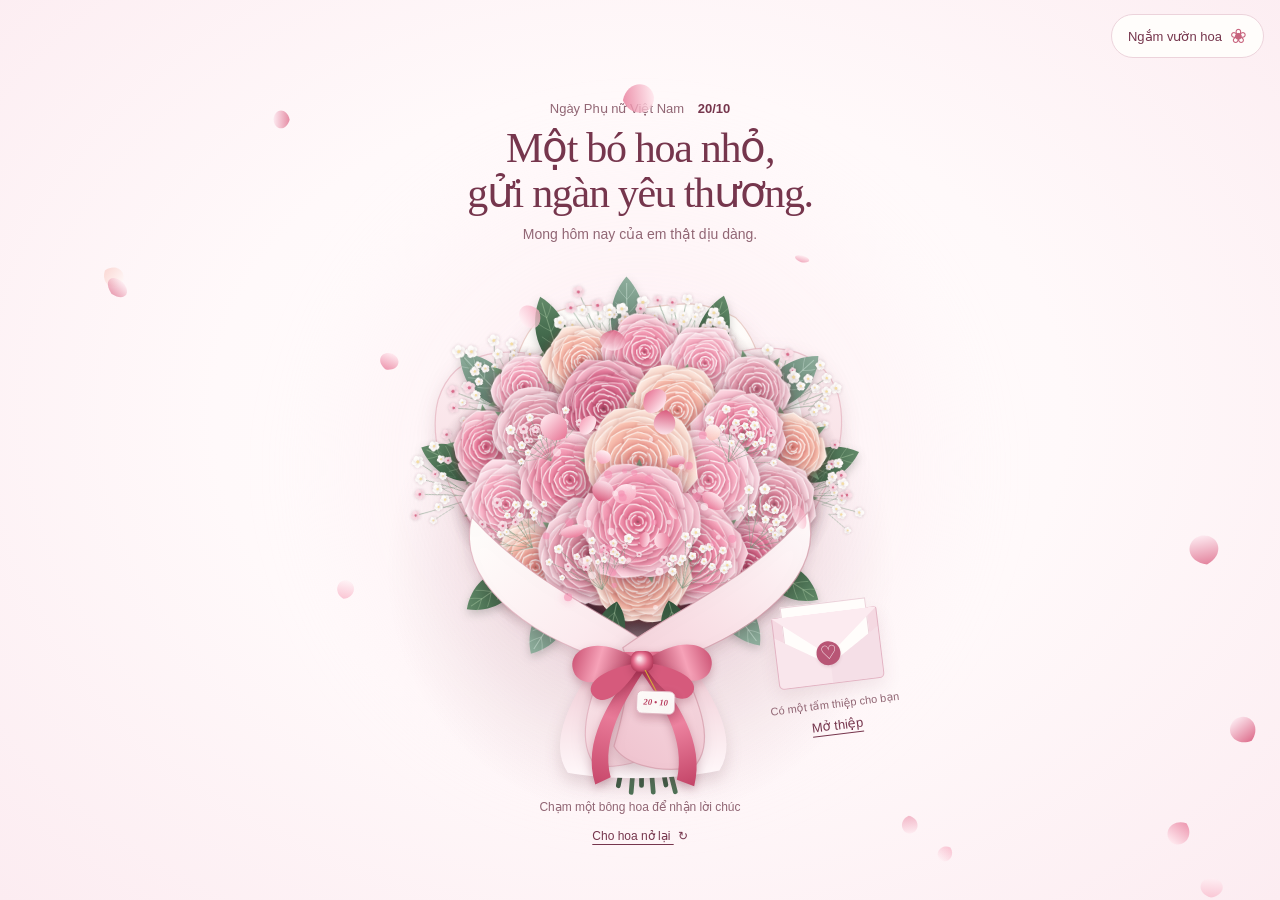
<file: index.html>
<!DOCTYPE html>
<html lang="vi">
<head>
  <meta charset="UTF-8">
  <meta name="viewport" content="width=device-width, initial-scale=1.0">
  <meta name="theme-color" content="#fff8fa">
  <meta name="description" content="Một bó hoa và tấm thiệp nhỏ, gửi những lời chúc dịu dàng nhân ngày Phụ nữ Việt Nam 20/10.">
  <title>Một bó hoa dành tặng bạn · 20/10</title>
  <link rel="stylesheet" href="./style.css">
  <script src="./script.js" defer></script>
  <script src="./card.js" defer></script>
  <script src="./album.js" defer></script>
</head>
<body>
  <main>
    <a class="garden-link" href="./garden.html">Ngắm vườn hoa <span aria-hidden="true">❀</span></a>
    <canvas id="ambientPetalsCanvas" aria-hidden="true"></canvas>
    <header class="greeting">
      <p class="occasion">Ngày Phụ nữ Việt Nam <span>20/10</span></p>
      <h1>Một bó hoa nhỏ,<br>gửi ngàn yêu thương.</h1>
      <p class="greeting-caption">Mong hôm nay của em thật dịu dàng.</p>
    </header>

    <div class="gift-layout">
      <section class="scene-column" aria-label="Hoa và những lời chúc 20/10">


        <div class="gift-visuals">
          <div class="bouquet-composition">
            <div id="bouquetStageWrapper" role="button" tabindex="0"
              aria-label="Bó hoa hồng. Nhấn Enter để nhận lời chúc; dùng phím mũi tên để chọn bông hoa."
              aria-describedby="bouquetHint">
              <canvas id="bouquetCanvas" aria-hidden="true"></canvas>
            </div>
            <button class="envelope-button" id="openCard" type="button" aria-haspopup="dialog" aria-controls="greetingCard" aria-expanded="false" hidden>
              <span class="envelope" aria-hidden="true"><span class="envelope-letter">Gửi bạn</span><span class="envelope-seal">♡</span></span>
              <span class="envelope-caption">Có một tấm thiệp cho bạn</span>
              <span class="envelope-action">Mở thiệp</span>
            </button>
          </div>

        </div>

        <footer class="scene-footer">
          <p id="bouquetHint" class="bouquet-hint">Chạm một bông hoa để nhận lời chúc</p>
          <p id="roseWish" class="rose-wish" role="status" aria-live="polite" aria-atomic="true"></p>
          <button class="text-button" id="replayBloom" type="button">Cho hoa nở lại <span aria-hidden="true">↻</span></button>
        </footer>
      </section>

      <dialog id="greetingCard" class="card-dialog" aria-labelledby="cardTitle">
        <div class="letter-paper">
          <button class="close-button" id="closeCard" type="button" aria-label="Đóng thiệp">×</button>
          <div id="cardReading">
            <div class="letter-date" aria-label="Ngày 20 tháng 10"><span>20</span><span class="date-stem" aria-hidden="true"></span><span>10</span></div>
            <p class="letter-recipient">Gửi <span id="cardRecipient">bạn</span>,</p>
            <h2 id="cardTitle">Chúc em một ngày<br>thật nhiều yêu thương.</h2>
            <div class="letter-flower" aria-hidden="true">❀</div>
            <p id="cardMessage" class="letter-message"></p>
            <div class="letter-signoff"><p>Với thật nhiều thương mến,</p><p id="cardSender" class="letter-signature"></p></div>
            <div class="letter-fold" aria-hidden="true"></div>
            <div class="letter-actions"><button id="viewAlbum" class="text-button" type="button" aria-controls="memoryAlbum">Xem album kỷ niệm <span aria-hidden="true">♡</span></button><button id="editCard" class="text-button" type="button">Viết lời chúc riêng <span aria-hidden="true">✎</span></button></div>
          </div>
          <form id="cardEditor" hidden>
            <p class="editor-intro">Một tấm thiệp mang lời của bạn.</p>
            <h2 id="editorTitle" class="editor-title">Viết chút yêu thương</h2>
            <label for="recipientInput">Gửi đến</label>
            <input id="recipientInput" name="recipient" maxlength="60" required autocomplete="off">
            <label for="messageInput">Lời chúc 20/10</label>
            <textarea id="messageInput" name="message" rows="7" maxlength="1500" required></textarea>
            <label for="senderInput">Người gửi</label>
            <input id="senderInput" name="sender" maxlength="60" required autocomplete="off">
            <p class="editor-hint">Lời chúc được lưu trên trình duyệt này.</p>
            <div class="editor-actions"><button class="primary-button" type="submit">Lưu lời chúc</button><button class="text-button" id="cancelEdit" type="button">Hủy</button></div>
          </form>
          <p id="cardStatus" class="card-status" role="status" aria-live="polite"></p>
        </div>
      </dialog>
    </div>
    <section id="memoryAlbum" class="memory-album" aria-labelledby="albumTitle" hidden>
      <header class="album-heading">
        <p class="album-note">Một chút kỷ niệm, dành riêng cho em</p>
        <h2 id="albumTitle">Những khoảnh khắc thương yêu em</h2>
        <button id="toggleAlbum" class="text-button" type="button" aria-expanded="false" aria-controls="albumPhotos">Xòe album <span aria-hidden="true">♡</span></button>
        <button id="editAlbum" class="text-button" type="button" aria-expanded="false" aria-controls="albumPhotos">Thay ảnh <span aria-hidden="true">✎</span></button>
      </header>
      <p id="albumEditHint" class="album-edit-hint" hidden>Chọn ảnh từ thiết bị của bạn, tối đa 20 MB mỗi ảnh. Ảnh được lưu trên trình duyệt này, không tự gửi sang thiết bị khác.</p>
      <p id="albumStatus" class="album-status" role="status" aria-live="polite" aria-atomic="true"></p>
      <div id="albumPhotos" class="album-photos">
        <figure class="portrait-card album-card">
          <div class="portrait-photo"><img src="./assets/photo-1.jpg" alt="Ảnh kỷ niệm thứ nhất của người nhận thiệp" width="768" height="1024" decoding="async"></div>
          <figcaption><span class="portrait-dedication">Một nụ cười rất thương.</span><span class="portrait-date">Những ngày thật vui</span></figcaption>
          <div class="photo-actions" hidden>
            <button class="text-button change-photo" type="button" aria-label="Đổi ảnh thứ nhất">Đổi ảnh</button>
            <input class="photo-input" type="file" accept="image/*">
            <button class="text-button reset-photo" type="button" aria-label="Khôi phục ảnh thứ nhất" disabled>Ảnh ban đầu</button>
          </div>
        </figure>
        <figure class="portrait-card album-card">
          <div class="portrait-photo"><img src="./assets/photo-2.jpg" alt="Ảnh kỷ niệm thứ hai của người nhận thiệp" width="768" height="1024" decoding="async" loading="lazy"></div>
          <figcaption><span class="portrait-dedication">Bình yên từ điều nhỏ.</span><span class="portrait-date">Một khoảnh khắc dịu dàng</span></figcaption>
          <div class="photo-actions" hidden>
            <button class="text-button change-photo" type="button" aria-label="Đổi ảnh thứ hai">Đổi ảnh</button>
            <input class="photo-input" type="file" accept="image/*">
            <button class="text-button reset-photo" type="button" aria-label="Khôi phục ảnh thứ hai" disabled>Ảnh ban đầu</button>
          </div>
        </figure>
        <figure class="portrait-card album-card">
          <div class="portrait-photo"><img src="./assets/photo-3.jpg" alt="Ảnh kỷ niệm thứ ba của người nhận thiệp" width="768" height="1024" decoding="async" loading="lazy"></div>
          <figcaption><span class="portrait-dedication">Mong bạn luôn rạng rỡ.</span><span class="portrait-date">Hôm nay và cả mai sau</span></figcaption>
          <div class="photo-actions" hidden>
            <button class="text-button change-photo" type="button" aria-label="Đổi ảnh thứ ba">Đổi ảnh</button>
            <input class="photo-input" type="file" accept="image/*">
            <button class="text-button reset-photo" type="button" aria-label="Khôi phục ảnh thứ ba" disabled>Ảnh ban đầu</button>
          </div>
        </figure>
      </div>
      <p class="album-footnote">Có những điều nhỏ, nhớ lại vẫn thấy vui.</p>
    </section>
    <noscript><p class="noscript-message">Bật JavaScript để ngắm hoa nở và mở thiệp 20/10 nhé.</p></noscript>
  </main>
</body>
</html>
</file>
<file: style.css>
:root {
  --paper: #fffdfb;
  --blush: #fff8fa;
  --rose: #c7637d;
  --ink: #76364d;
  --muted: #916674;
  --line: #ecd3db;
  --bouquet-size: clamp(210px, calc(100dvh - 300px), 560px);
  color: var(--ink);
  font-family: "Segoe UI", Arial, sans-serif;
  font-synthesis: none;
}
* { box-sizing: border-box; }
[hidden] { display: none !important; }
html, body { margin: 0; min-width: 320px; min-height: 100%; }
body {
  background: radial-gradient(ellipse at 50% 46%, #fffdfd 0%, #fff9fa 47%, #fcecf1 100%);
  -webkit-tap-highlight-color: transparent;
}
button, input, textarea { font: inherit; }
button { color: inherit; cursor: pointer; touch-action: manipulation; }
button:focus-visible, a:focus-visible, [tabindex]:focus-visible, input:focus-visible, textarea:focus-visible {
  outline: 2px solid var(--ink); outline-offset: 5px;
}
main {
  min-height: 100vh; min-height: 100dvh;
  display: grid; align-content: center;
  position: relative; isolation: isolate;
  padding: max(72px, calc(env(safe-area-inset-top) + 64px)) clamp(16px, 3vw, 48px) max(16px, env(safe-area-inset-bottom));
}
.garden-link {
  position: absolute; top: max(14px, env(safe-area-inset-top));
  right: max(16px, env(safe-area-inset-right)); z-index: 4;
  display: inline-flex; align-items: center; gap: 8px;
  min-height: 44px; padding: 10px 16px; border: 1px solid var(--line); border-radius: 24px;
  background: var(--paper); color: var(--ink); font-size: 13px; text-decoration: none;
}
.garden-link:hover { background: #fae7ef; }
.garden-link span { color: var(--rose); font-size: 20px; line-height: 1; }
.gift-layout {
  width: min(100%, 1040px); margin-inline: auto;
  display: grid; grid-template-columns: minmax(0, 1fr); align-items: start;
  gap: 32px clamp(28px, 4vw, 60px);
}
.scene-column { min-width: 0; display: flex; flex-direction: column; align-items: center; }
.gift-visuals {
  width: 100%; margin: 4px auto 0; display: grid; place-items: center;
}
.portrait-card {
  position: relative; min-width: 0; width: 100%; max-width: 275px;
  justify-self: center; margin: 0; padding: 10px 10px 0;
  background: var(--paper); border: 1px solid #ecd3db99;
  box-shadow: 0 14px 40px #76364d10, 0 2px 7px #76364d08;
  transform-origin: top left;
}
.portrait-photo { overflow: hidden; aspect-ratio: 3 / 4; background: #f3e4e5; }
.portrait-photo img { display: block; width: 100%; height: 100%; object-fit: cover; object-position: center; }
.portrait-card figcaption { padding: 19px 6px 20px; text-align: center; }
.portrait-dedication { display: block; font: italic clamp(16px, 1.6vw, 21px)/1.45 "Palatino Linotype", Georgia, serif; text-wrap: pretty; }
.portrait-date { display: block; color: var(--muted); margin-top: 11px; font-size: 10px; line-height: 1.6; }
main::before {
  content: ''; position: absolute; left: 50%; top: 52%; z-index: -1;
  width: min(90vw, 700px); aspect-ratio: 1;
  transform: translate(-50%, -50%); border-radius: 50%;
  background: radial-gradient(circle, rgba(252, 210, 223, .45), rgba(254, 235, 242, .16) 57%, transparent 73%);
  filter: blur(26px); pointer-events: none;
}
.greeting { width: fit-content; max-width: 100%; margin: 0 auto 8px; transform-origin: top left; position: relative; z-index: 1; text-align: center; }
.occasion { margin: 0 0 10px; font-size: 13px; color: var(--muted); }
.occasion span { margin-left: 10px; color: var(--ink); font-weight: 600; }
h1, h2, .letter-recipient { font-family: "Palatino Linotype", "Book Antiqua", Palatino, Georgia, serif; font-weight: 400; }
h1 { margin: 0; font-size: clamp(28px, 3.4vw, 42px); line-height: 1.08; letter-spacing: -1.3px; }
.greeting-caption { font-size: 14px; color: var(--muted); margin: 10px 0 0; }
.bouquet-composition {
  position: relative; min-width: 0; margin: -12px auto -8px;
  width: min(100%, var(--bouquet-size));
  transform-origin: top left;
}
#bouquetStageWrapper {
  position: relative; width: 100%; aspect-ratio: 1; border-radius: 45%;
  cursor: pointer; touch-action: manipulation;
  animation: bouquet-entrance 1.15s cubic-bezier(.16, 1, .3, 1) both;
}
#bouquetCanvas { width: 100%; height: 100%; display: block; }
.envelope-button {
  position: absolute; right: 8px; top: 66%; width: clamp(126px, 29%, 164px);
  padding: 0; border: 0; background: transparent; text-align: center;
  transform: rotate(-7deg); animation: envelope-arrival .8s cubic-bezier(.2,.8,.2,1) both;
}
.envelope {
  position: relative; display: block; width: 106px; height: 72px; margin: 0 auto 12px;
  background: #f5d9e2; border: 1px solid #e3b5c4; border-radius: 2px 2px 5px 5px;
  box-shadow: 0 8px 18px #76364d18;
}
.envelope::before {
  content: ''; position: absolute; inset: 0; z-index: 2;
  background: linear-gradient(32deg, #f9e6ec 49%, transparent 50%) left / 51% 100% no-repeat,
              linear-gradient(-32deg, #f5dfe7 49%, transparent 50%) right / 51% 100% no-repeat;
  border-radius: inherit;
}
.envelope::after {
  content: ''; position: absolute; inset: -1px -1px 0; z-index: 3;
  background: #fcebf0; clip-path: polygon(0 0, 100% 0, 50% 61%);
  transform-origin: top; transition: transform .4s ease;
}
.envelope-letter {
  position: absolute; inset: -11px 9px 9px; padding: 12px 0 0;
  background: var(--paper); border: 1px solid var(--line);
  font-family: Georgia, serif; font-style: italic; font-size: 13px;
  transition: transform .4s ease;
}
.envelope-seal {
  position: absolute; left: calc(50% - 12px); top: 28px; z-index: 4;
  width: 24px; height: 24px; border-radius: 50%; background: #b85575;
  color: #fff6f8; font: 19px/24px Georgia, serif; box-shadow: 0 2px 3px #76364d22;
}
.envelope-caption, .envelope-action { display: block; font-size: 11px; line-height: 1.5; }
.envelope-caption { color: var(--muted); }
.envelope-action { font-size: 13px; text-decoration: underline; text-underline-offset: 4px; margin-top: 3px; }
@media (hover: hover) {
  .envelope-button:hover .envelope-letter { transform: translateY(-7px); }
  .envelope-button:hover .envelope::after { transform: rotateX(35deg); }
}
.scene-footer { transform-origin: top left; width: min(100%, 540px); margin-top: 6px; text-align: center; position: relative; z-index: 1; }
.bouquet-hint { font-size: 12px; color: var(--muted); margin: 0; }
.rose-wish { font: italic 17px/1.6 Georgia, serif; margin: 6px auto 2px; max-width: 440px; min-height: 54px; text-wrap: pretty; }
.rose-wish:empty { min-height: 0; margin: 0; }
.rose-wish.is-new { animation: wish-arrival .4s ease both; }
.text-button { border: 0; background: transparent; padding: 12px 8px; font-size: 12px; text-decoration: underline; text-underline-offset: 4px; }
.text-button span { display: inline-block; margin-left: 4px; text-decoration: none; }
#replayBloom { margin-top: 3px; }
#ambientPetalsCanvas { position: fixed; inset: 0; width: 100%; height: 100%; display: block; pointer-events: none; z-index: 2; }
.card-dialog {
  position: relative; z-index: 3; inset: auto; justify-self: center; align-self: start;
  width: min(100%, 620px); min-width: 0; max-width: none; max-height: none; margin: 0;
  padding: 0; border: 0; border-radius: 5px; color: var(--ink);
  background: var(--paper); box-shadow: 0 20px 70px #76364d14, 0 2px 8px #76364d0d;
  overflow: visible; scroll-margin-block: 24px;
}
.card-dialog[open] { animation: letter-open .45s .4s cubic-bezier(.16,1,.3,1) both; }
.letter-paper { position: relative; padding: 18px 30px 10px; background: linear-gradient(90deg, transparent 49.7%, #eedde33b 50%, transparent 50.3%), var(--paper); }
.letter-paper::before { content: ''; position: absolute; inset: 10px; border: 1px solid #ecd3db99; border-radius: 2px; pointer-events: none; }
.close-button { position: absolute; right: 15px; top: 14px; z-index: 1; width: 36px; height: 36px; background: transparent; border: 0; border-radius: 50%; font-size: 25px; font-weight: 300; }
.close-button:hover { background: #f9eaf0; }
.letter-date { display: flex; align-items: center; justify-content: center; gap: 13px; font: 28px/1.1 Georgia, serif; color: var(--rose); margin: 0 0 10px; }
.date-stem { width: 1px; height: 32px; background: var(--line); transform: rotate(25deg); }
.letter-recipient { margin: 0 0 10px; font-size: 19px; overflow-wrap: anywhere; }
#cardTitle { margin: 0; font-size: 31px; line-height: 1.2; letter-spacing: -.6px; }
.letter-flower { text-align: center; font: 29px/1 Georgia, serif; color: var(--rose); margin: 6px 0 8px; }
.letter-message { white-space: pre-wrap; overflow-wrap: anywhere; font-size: 14px; line-height: 1.65; margin: 0; }
.message-paragraph { display: block; }
.message-paragraph + .message-paragraph { margin-top: 12px; }
.letter-signoff { margin-top: 10px; text-align: right; }
.letter-signoff > p:first-child { margin: 0 0 3px; font-size: 12px; color: var(--muted); }
.letter-signature { font: italic 23px/1.4 "Palatino Linotype", Georgia, serif; margin: 0; overflow-wrap: anywhere; }
.letter-fold { height: 1px; margin: 8px -30px 2px; background: #ecd3db77; box-shadow: 0 1px 2px #76364d08; }
.letter-actions { text-align: center; }
.letter-actions .text-button { padding-block: 8px; }
.card-status { font-size: 12px; color: var(--muted); text-align: center; margin: 0; line-height: 1.6; }
.card-status:not(:empty) { padding: 8px 0; }
.editor-intro { margin: 10px 0; font-size: 12px; color: var(--muted); }
.editor-title { font-size: 27px; line-height: 1.2; margin: 0 0 26px; }
#cardEditor label { display: block; font-size: 13px; margin: 18px 0 8px; }
#cardEditor input, #cardEditor textarea { width: 100%; border: 1px solid #dcb8c5; border-radius: 5px; background: #fff9fb; color: var(--ink); padding: 11px 12px; font-size: 14px; line-height: 1.6; }
#cardEditor textarea { resize: vertical; min-height: 150px; }
.editor-hint { font-size: 11px; color: var(--muted); line-height: 1.7; margin-top: 14px; }
.editor-actions { display: flex; align-items: center; gap: 16px; margin: 20px 0 10px; }
.primary-button { border: 1px solid var(--ink); border-radius: 5px; padding: 12px 20px; font-size: 13px; background: var(--ink); color: var(--paper); }
.noscript-message { text-align: center; font-size: 14px; }
/* The album is a second chapter, revealed only after the letter is opened. */
.memory-album {
  position: relative; z-index: 3; width: min(100%, 850px); min-width: 0;
  margin: clamp(32px, 4vw, 54px) auto 8px; text-align: center; scroll-margin-top: 32px;
  opacity: 0; transform: translateY(24px);
  transition: opacity .8s ease, transform .8s cubic-bezier(.2,.8,.2,1);
}
.memory-album.is-revealed { opacity: 1; transform: none; }
.album-heading { margin-bottom: 26px; }
.album-note { color: var(--muted); font-size: 12px; line-height: 1.7; margin: 0 0 12px; }
#albumTitle { font-size: clamp(26px, 3vw, 34px); line-height: 1.25; margin: 0 0 8px; letter-spacing: -.5px; }
.album-photos { display: grid; grid-template-columns: minmax(0, 1fr); gap: 28px; padding: 18px 18px 14px; }
.album-card { grid-area: 1 / 1; width: min(100%, 230px); max-width: none; transform-origin: center; }
.album-card:nth-child(1) { z-index: 3; transform: rotate(-3deg); }
.album-card:nth-child(2) { z-index: 2; transform: translate(12px, -6px) rotate(7deg); }
.album-card:nth-child(3) { z-index: 1; transform: translate(-12px, -10px) rotate(-9deg); }
.album-card .portrait-dedication { font-size: 17px; }
.album-card figcaption { padding: 16px 4px 18px; }
.album-card .portrait-date { margin-top: 8px; }
.album-edit-hint, .album-status { max-width: 520px; margin: 0 auto 16px; color: var(--muted); font-size: 12px; line-height: 1.7; }
.album-status:empty { display: none; }
.photo-actions { display: flex; justify-content: center; flex-wrap: wrap; gap: 0 4px; padding: 0 0 8px; }
.photo-actions .text-button { min-height: 44px; padding: 10px 6px; }
.photo-actions button:disabled { opacity: .5; cursor: default; }
.photo-input { position: absolute; width: 1px; height: 1px; overflow: hidden; clip-path: inset(50%); white-space: nowrap; }
.change-photo[aria-disabled="true"] { opacity: .5; pointer-events: none; }
.album-card[aria-busy="true"] .portrait-photo { opacity: .65; }
.memory-album.is-spread .album-photos { grid-template-columns: repeat(3, minmax(0, 1fr)); }
.memory-album.is-spread .album-card { grid-area: auto; transform: rotate(var(--photo-angle)); animation: photo-unfold .65s cubic-bezier(.2,.8,.2,1) both; }
.memory-album.is-spread .album-card:nth-child(1) { --photo-angle: -4deg; }
.memory-album.is-spread .album-card:nth-child(2) { --photo-angle: 2deg; animation-delay: .13s; }
.memory-album.is-spread .album-card:nth-child(3) { --photo-angle: -2deg; animation-delay: .26s; }
.album-footnote { margin: 22px 0 0; color: var(--muted); font: italic 15px/1.7 Georgia, serif; }
@keyframes photo-unfold {
  from { opacity: 0; transform: translateY(22px) rotate(0); }
  to { opacity: 1; transform: translateY(0) rotate(var(--photo-angle)); }
}
@media (min-width: 1100px) {
  body.card-open .gift-layout { grid-template-columns: minmax(0, 1fr) minmax(400px, 470px); align-items: center; }
  body.card-open .bouquet-composition { width: min(100%, var(--bouquet-size)); }
  body.card-open .envelope-button { right: 0; width: 126px; }
  body.card-open .envelope { width: 88px; height: 60px; }
  body.card-open .envelope-seal { top: 22px; }
  body.card-open .envelope-caption { font-size: 10px; }
  body.card-open .envelope-action { font-size: 12px; }
  body.card-open .card-dialog { width: 100%; }
}
@media (min-width: 601px) and (max-width: 1099px) {
  body.card-open .bouquet-composition { width: min(100%, var(--bouquet-size)); }
}
@media (max-width: 600px) {
  .occasion { font-size: 12px; margin-bottom: 8px; }
  .greeting { margin-bottom: 6px; }
  .greeting-caption { font-size: 12px; margin-top: 8px; }
  .gift-visuals { margin-top: 2px; }
  .bouquet-composition { margin-top: 0; margin-bottom: 4px; width: min(100%, var(--bouquet-size)); }
  .envelope-button { right: 6px; top: 68%; width: 130px; }
  .envelope { width: 88px; height: 60px; margin-bottom: 9px; }
  .envelope-seal { top: 22px; }
  .envelope-caption { font-size: 10px; }
  .envelope-action { font-size: 12px; }
  .rose-wish { font-size: 16px; padding: 0 10px; }
  .letter-paper { padding: 18px 24px 10px; }
  .letter-fold { margin-left: -24px; margin-right: -24px; }
  #cardTitle { font-size: 29px; }
  .memory-album.is-spread .album-photos { grid-template-columns: minmax(0, 1fr); gap: 32px; }
}
@keyframes bouquet-entrance { from { opacity: 0; transform: translateY(18px) scale(.92); } to { opacity: 1; transform: translateY(0) scale(1); } }
@keyframes envelope-arrival { from { opacity: 0; transform: translateY(14px) rotate(-12deg); } to { opacity: 1; transform: translateY(0) rotate(-7deg); } }
@keyframes letter-open { from { opacity: 0; transform: translateY(16px); } to { opacity: 1; transform: translateY(0); } }
@keyframes wish-arrival { from { opacity: 0; transform: translateY(5px); } to { opacity: 1; transform: translateY(0); } }
@media (prefers-reduced-motion: reduce) {
  *, *::before, *::after { animation: none !important; transition: none !important; scroll-behavior: auto !important; }
}
</file>
